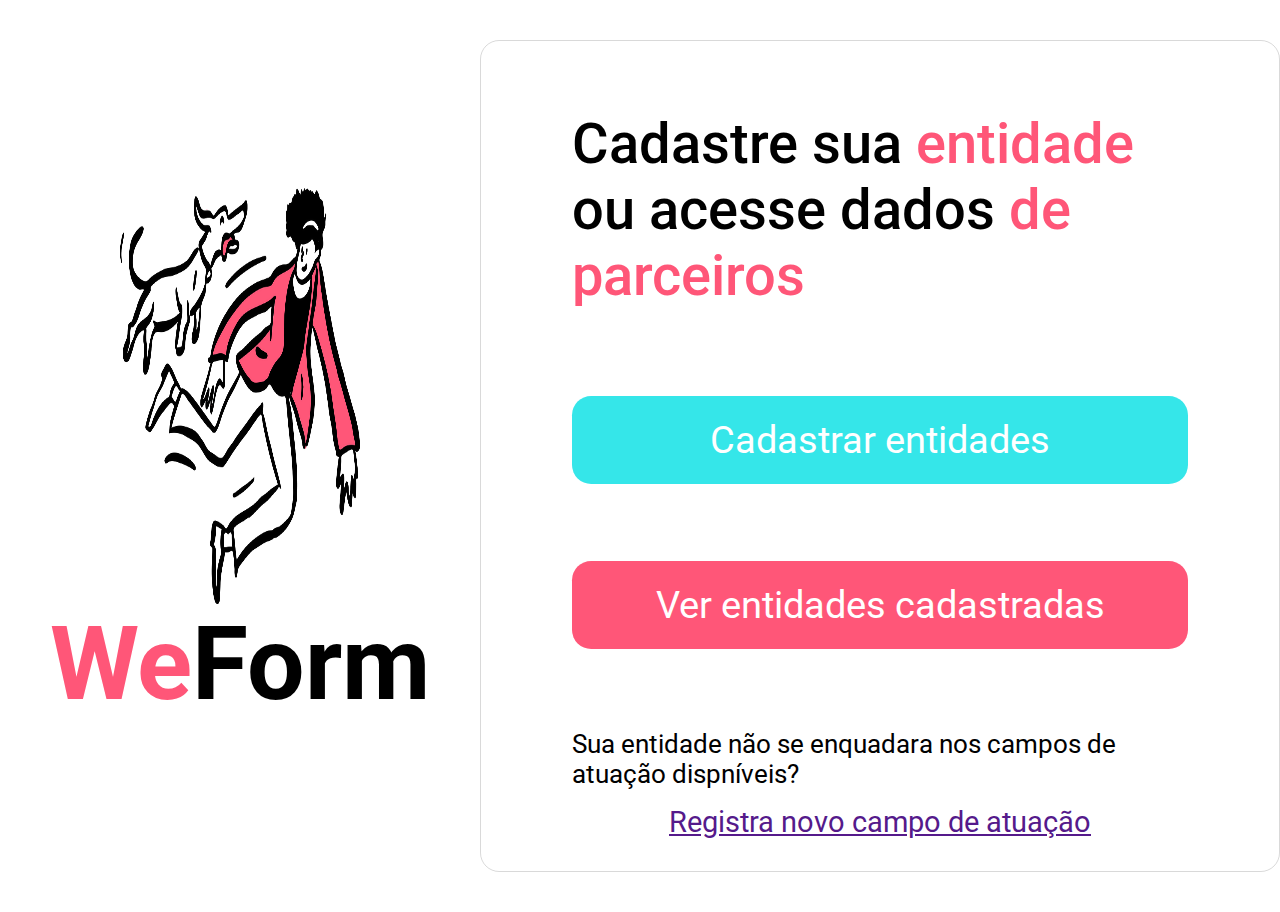
<file: index.html>
<!DOCTYPE html>
<html lang="en">
<head>
    <meta charset="UTF-8">
    <meta name="viewport" content="width=device-width, initial-scale=1.0">
    <title>Document</title>
    <link rel="stylesheet" href="style.css">
    <link rel="preconnect" href="https://fonts.googleapis.com">
<link rel="preconnect" href="https://fonts.gstatic.com" crossorigin>
<link href="https://fonts.googleapis.com/css2?family=Playpen+Sans:wght@300&family=Roboto+Mono:wght@300&family=Roboto:ital,wght@0,100;0,300;0,500;0,700;1,300&family=Sometype+Mono:ital,wght@0,500;1,400&display=swap" rel="stylesheet">
</head>
<body>
    <div class="content">
        <aside>
            <img src="assets/hero.png" alt="hero">     
            <h1><span>We</span> Form</h1>
        </aside>

        <main>
            <h2>Cadastre sua <span>entidade</span> ou acesse dados <span>de parceiros</span></h2>

            <div class="actions">
                <a href="cadastro.html">Cadastrar entidades</a>
                <a href="">Ver entidades cadastradas</a>
            </div>
            <footer>
                <p>Sua entidade não se enquadara nos campos de atuação dispníveis?</p>
                <a href="">Registra novo campo de atuação</a>
            </footer>

        </main>
    </div>
</body>
</html>
</file>
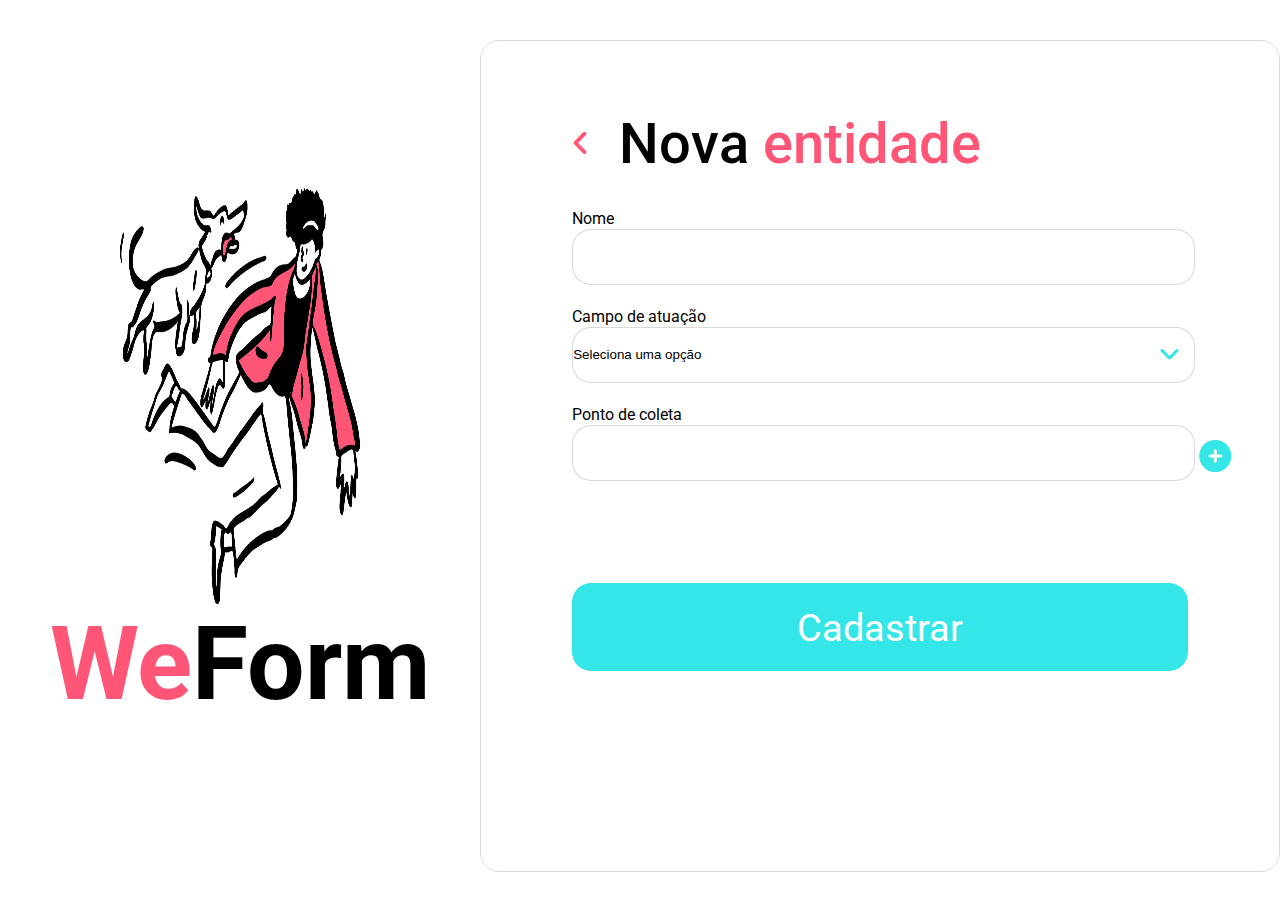
<file: cadastro.html>
<!DOCTYPE html>
<html lang="en">
<head>
    <meta charset="UTF-8">
    <meta name="viewport" content="width=device-width, initial-scale=1.0">
    <title>Document</title>
    <link rel="stylesheet" href="style.css">
    <link rel="preconnect" href="https://fonts.googleapis.com">
    <link rel="preconnect" href="https://fonts.gstatic.com" crossorigin>
    <link href="https://fonts.googleapis.com/css2?family=Playpen+Sans:wght@300&family=Roboto+Mono:wght@300&family=Roboto:ital,wght@0,100;0,300;0,500;0,700;1,300&family=Sometype+Mono:ital,wght@0,500;1,400&display=swap" rel="stylesheet">
    <link rel="stylesheet" href="assets/fontawesome-free-6.4.2-web/css/all.css">
</head>
<body>
    <div class="content">
        <aside>
            <img src="assets/hero.png" alt="hero">     
            <h1><span>We</span> Form</h1>
        </aside>

        <main>
            <header>
                <a href="index.html">
                    <i class="fa-solid fa-angle-left"></i>
                </a>
                <h2>Nova <span>entidade</span></h2>
            </header>
            <form>
                <label for="input-name">Nome</label>
                <input type="text" id="input-name">
                
                <label for="input-field">Campo de atuação</label>
                <div class="select-div">
                    <select id="input-field">
                        <option value="">Seleciona uma opção</option>
                        <option value="abrigo">Abrigo de animais</option>
                    </select>
                </div>
                
                <div class="points">
                    <label for="input-points">Ponto de coleta</label>
                    <input type="text" id="input-points">
                    <button>
                        <i class="fa-solid fa-circle-plus"></i>
                    </button>
                </div>
            </form>

            <div class="actions">
                <a href="">Cadastrar</a>
            </div>
        </main>
    </div>
</body>
</html>
</file>
<file: style.css>
*{
    margin: 0;
    padding: 0;
    box-sizing: border-box;
}
.root{
    font-size: 62.5%;
}
body{
    font-family: 'Roboto', sans-serif;
    font-size: 1.4rem;

}

aside h1{
    font-size: 6.4rem;
    font-family: 'Roboto', sans-serif;
    font-weight: 50rem;
    line-height: 7.5rem;
    display: flex;
    justify-content: center;
}
img{
    width: 50%;
    height: 50%;
}
aside h1 span, main h2 span{
    color: #ff5678;
}

main{
    width: 50rem;
    height: 52rem;
    border: 0.1rem solid rgba(0,0,0,0.15);
    padding: 4.4rem 5.7rem;
    border-radius: 1.2rem;
    

}
main h2{
    max-width: 42.9rem;
    font-size: 3.5rem;
    font-weight: 500;
}
main .actions{
    display: flex;
    flex-flow: column;
}
main .actions a{
    margin-top: 5.4rem;
    background-color: #35E6E9;
    height: 5.5rem;
    font-size: 2.4rem;
    border-radius: 1.2rem;
    text-decoration: none;
    display: flex;
    justify-content: center;
    align-items: center;
    color: white;
}

main .actions a+a{
    background-color: #ff5678;
    margin-top: 4.8rem;
}

main footer p{
    font-size: 1.6rem;
    margin-top: 5rem;
}

main footer a{
    font-size: 1.8rem;
    margin-top: 1rem;
    display: block;
    text-align: center;
}

.content{
    display: grid;
    grid-template-areas:
        ". . . . . "
        ". hero . form . "
        ". hero . form . "
        ". . . . .";
    margin-top: 2.5rem;
    margin-bottom: 2.5rem;
}

main{
    grid-area: form;
    position: relative;
}
aside{
    grid-area: hero;
    display: flex;
    flex-direction: column;
    justify-content: center;
    align-items: center;
}

main form{
    margin-top: 1.6rem;
}
main form input, main form select{
    width: 38.9rem;
    height: 3.5rem;
    display: block;
    background-color: #FFFFFF;
    border: 0.1rem solid rgba(0,0,0,0.15);
    border-radius: 1.2rem;
    margin-bottom: 1rem ;
}

main form label{
    font-size: 1rem;
    font-weight: 400;
}

main header{
    display: flex;
    align-items: center;
    gap: 1.8rem;
}
main header i{
    color: #ff5678;
    font-size: 1.8rem;
}

main form input + button{
    position: absolute;
    right: -2.7rem;
    top:2.5rem;
    background-color: transparent;
    border: none;
    color: #35E6E9;
    font-size: 2rem;
    cursor: pointer;
}

main form .points{
    position: relative;
    
}
select{
    appearance: none;
}
main form .select-div{
    position: relative;
}

main form .select-div::after{
    top: 1rem;
    right: 0.5rem;
    content: "\f107";
    font-family: 'Font Awesome 5 Free';
    position: absolute;
    z-index: 1;
    font-size: 1.5rem;
    font-weight: 600;
    color: #35E6E9;
}
</file>
